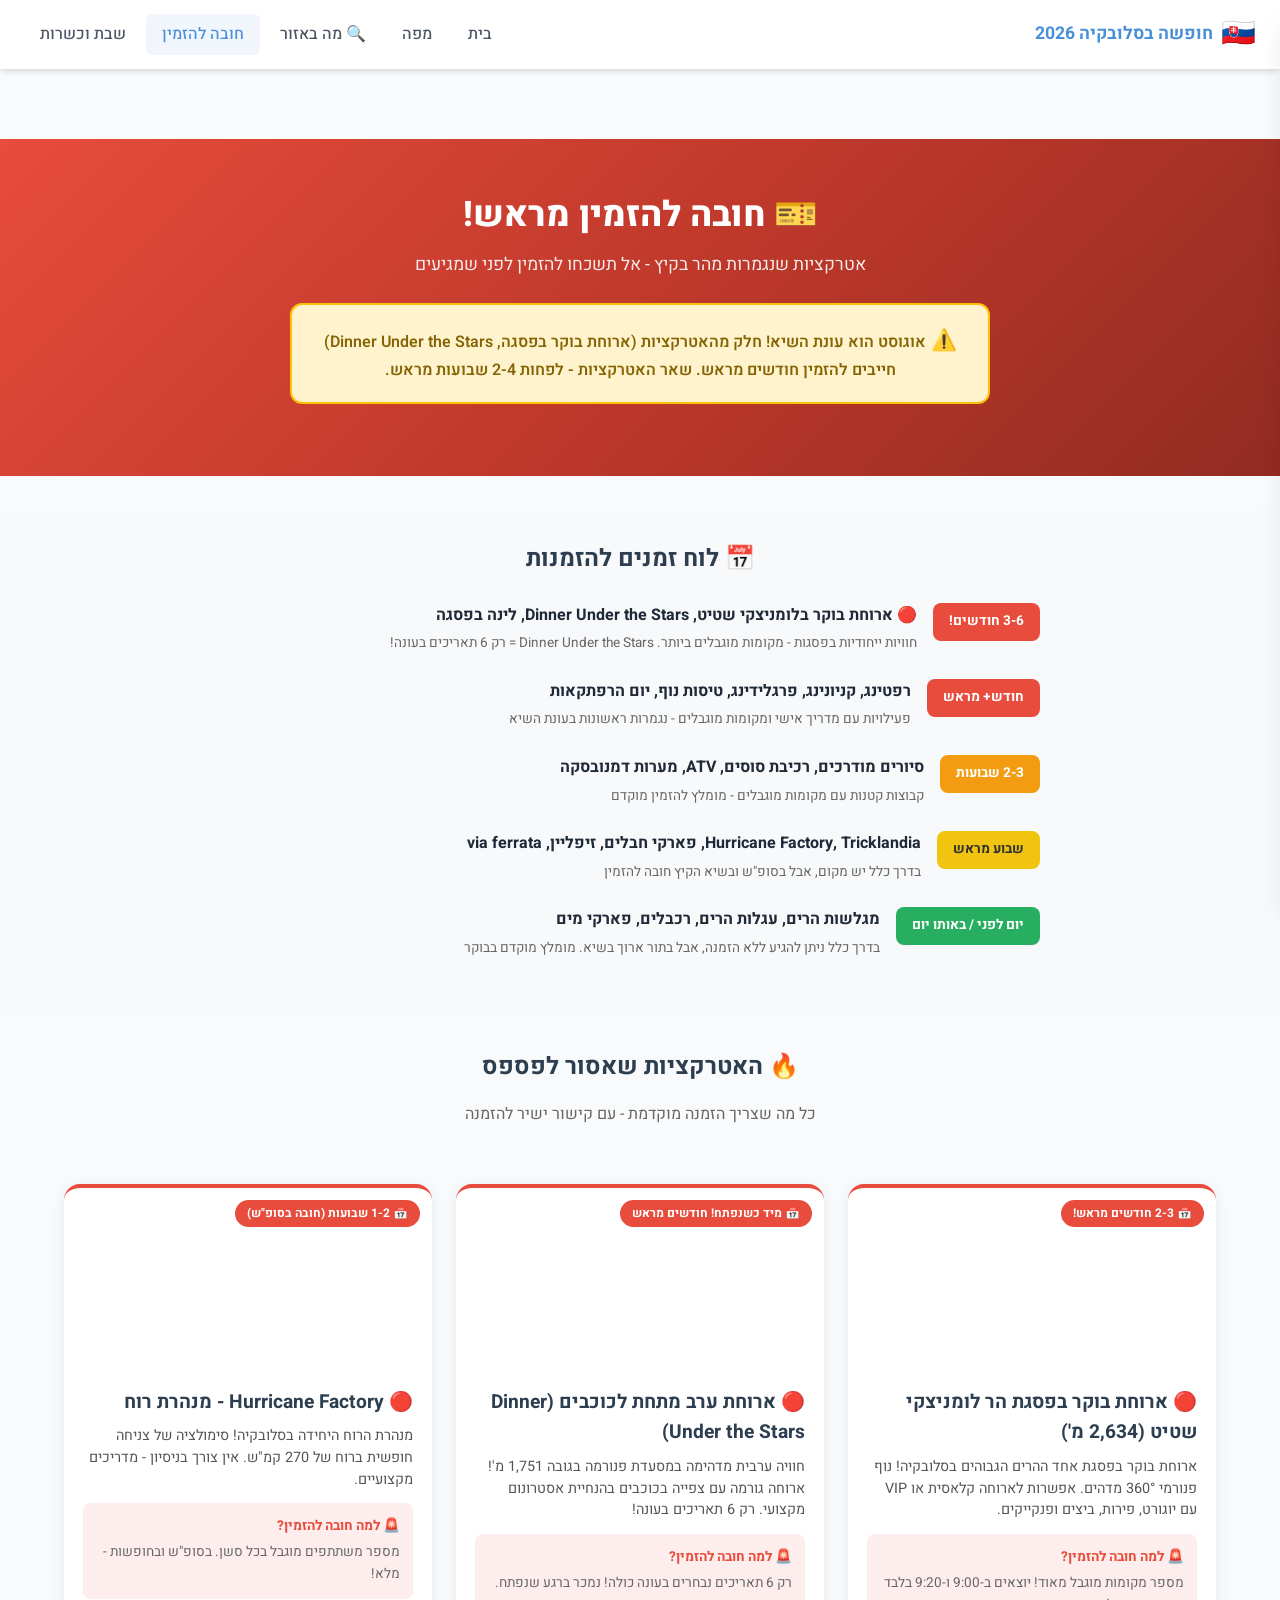
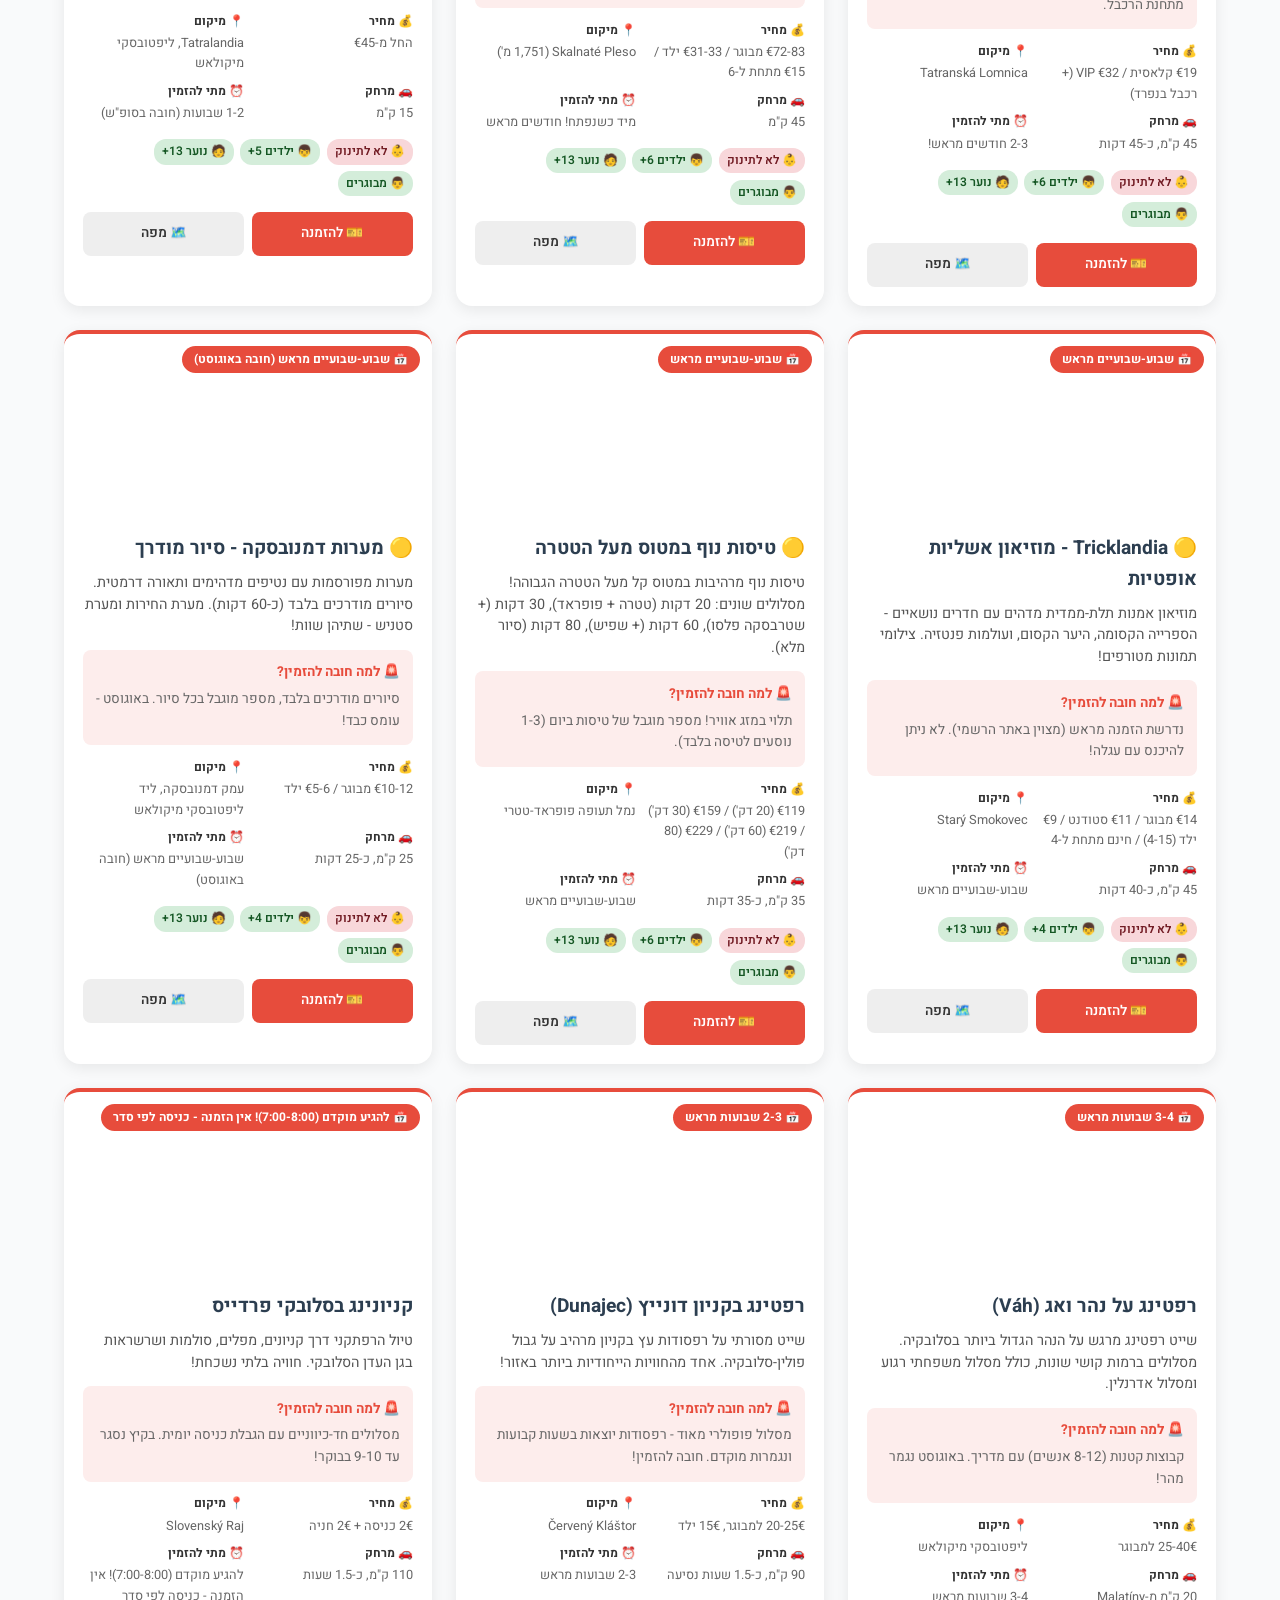
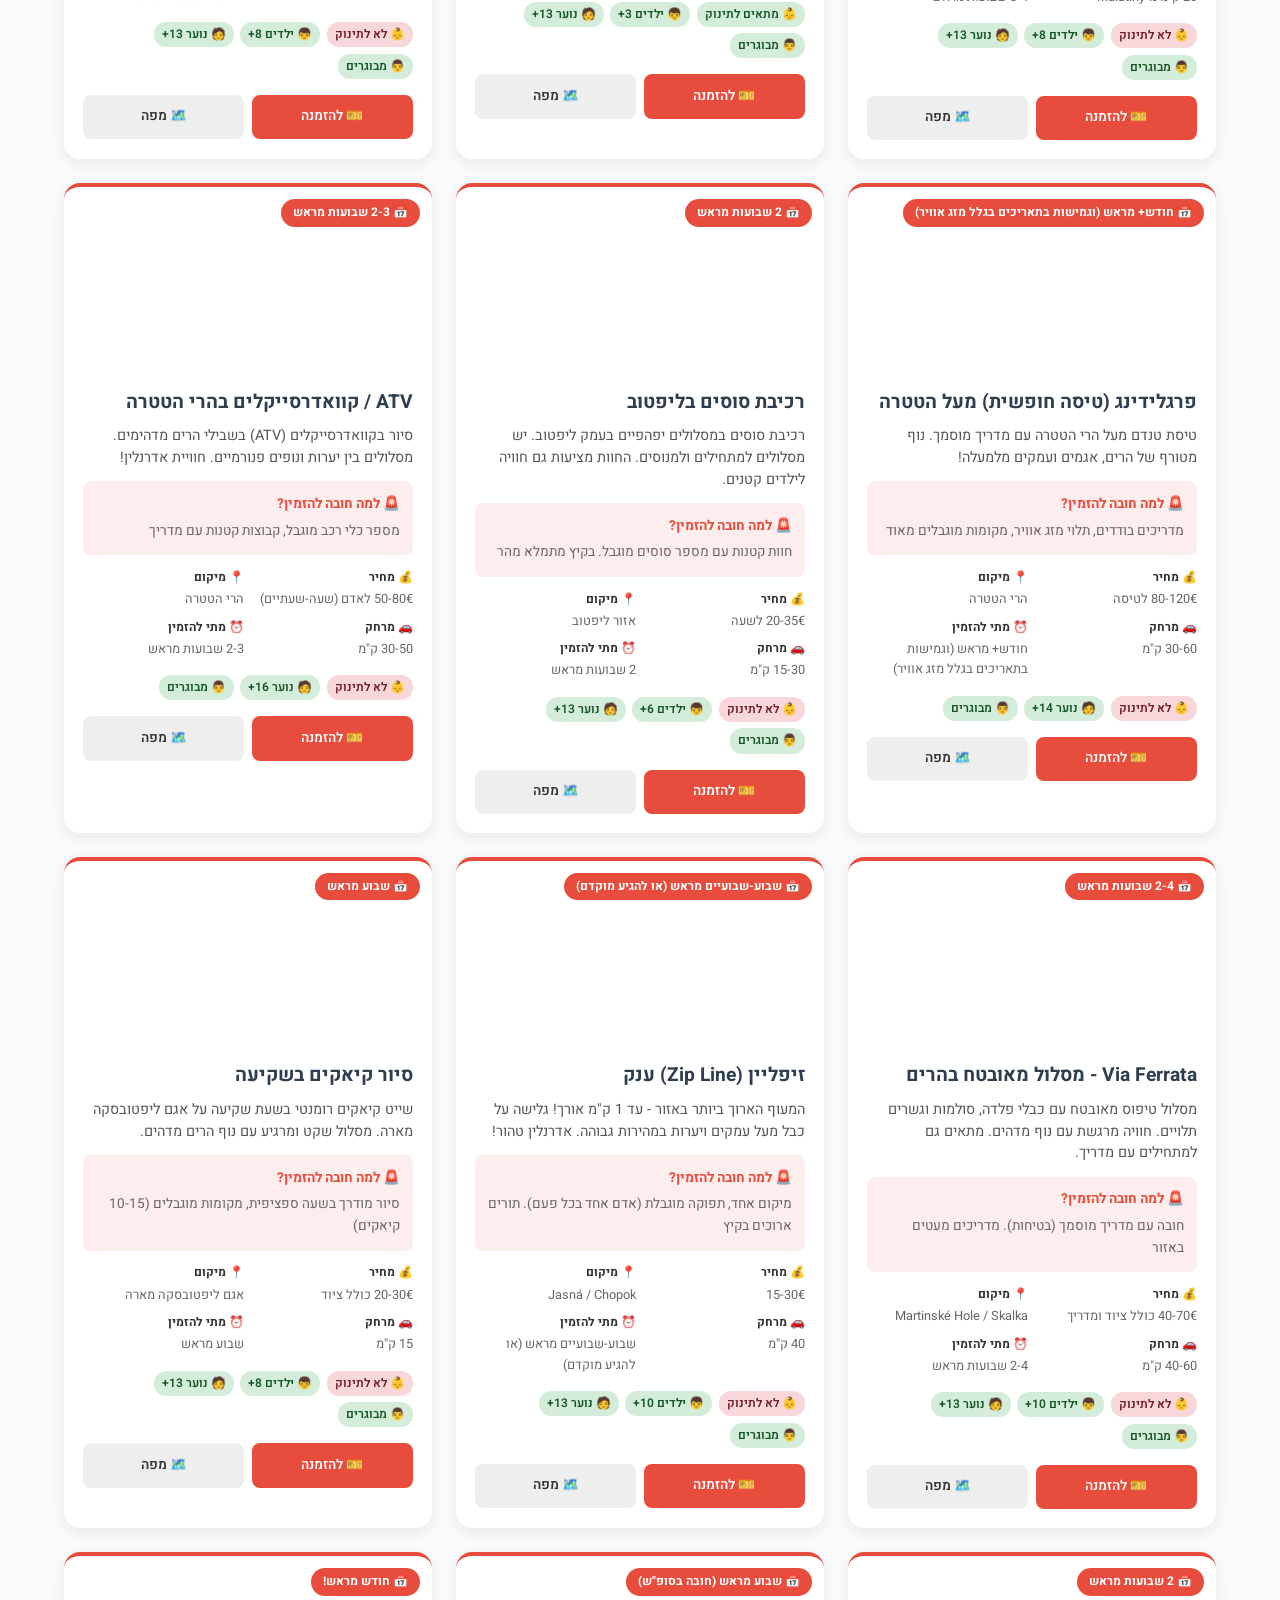
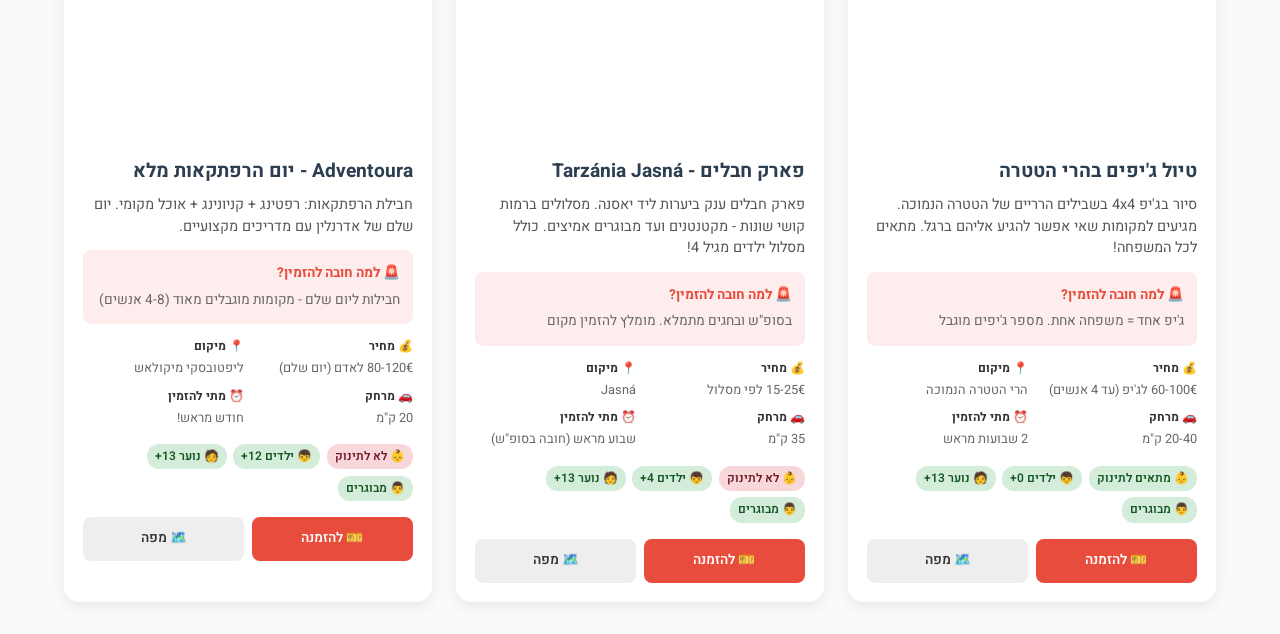
<file: must-book.html>
<!DOCTYPE html>
<html lang="he" dir="rtl">
<head>
  <meta charset="UTF-8">
  <meta name="viewport" content="width=device-width, initial-scale=1.0, viewport-fit=cover">
  <meta name="description" content="אטרקציות שחובה להזמין מראש - חופשה משפחתית בסלובקיה קיץ 2026">
  <meta name="theme-color" content="#E74C3C">
  <title>חובה להזמין מראש | חופשה בסלובקיה 2026</title>

  <link rel="preconnect" href="https://fonts.googleapis.com">
  <link rel="preconnect" href="https://fonts.gstatic.com" crossorigin>
  <link href="https://fonts.googleapis.com/css2?family=Heebo:wght@300;400;500;600;700;800&display=swap" rel="stylesheet">
  <link rel="stylesheet" href="css/style.css">

  <style>
    .must-book-hero {
      background: linear-gradient(135deg, #E74C3C 0%, #C0392B 50%, #922B21 100%);
      color: white;
      padding: 3rem 1.5rem;
      text-align: center;
      margin-top: 70px;
    }

    .must-book-hero h1 {
      font-size: 2.2rem;
      font-weight: 800;
      margin-bottom: 0.5rem;
    }

    .must-book-hero p {
      font-size: 1.1rem;
      opacity: 0.9;
      max-width: 600px;
      margin: 0 auto;
    }

    .must-book-warning {
      background: #FFF3CD;
      border: 2px solid #FFC107;
      border-radius: 12px;
      padding: 1.2rem 1.5rem;
      margin: 1.5rem auto;
      max-width: 700px;
      text-align: center;
      font-weight: 600;
      color: #856404;
    }

    .must-book-warning::before {
      content: "⚠️ ";
      font-size: 1.3rem;
    }

    .booking-grid {
      display: grid;
      grid-template-columns: repeat(auto-fill, minmax(320px, 1fr));
      gap: 1.5rem;
      padding: 2rem 1.5rem;
      max-width: 1200px;
      margin: 0 auto;
    }

    .booking-card {
      background: white;
      border-radius: 16px;
      box-shadow: 0 4px 15px rgba(0,0,0,0.08);
      overflow: hidden;
      transition: transform 0.2s, box-shadow 0.2s;
      border-top: 4px solid #E74C3C;
    }

    .booking-card:hover {
      transform: translateY(-4px);
      box-shadow: 0 8px 25px rgba(0,0,0,0.12);
    }

    .booking-card-image {
      height: 180px;
      background-size: cover;
      background-position: center;
      position: relative;
    }

    .booking-card-urgency {
      position: absolute;
      top: 12px;
      right: 12px;
      background: #E74C3C;
      color: white;
      padding: 4px 12px;
      border-radius: 20px;
      font-size: 0.75rem;
      font-weight: 700;
    }

    .booking-card-body {
      padding: 1.2rem;
    }

    .booking-card-title {
      font-size: 1.2rem;
      font-weight: 700;
      color: #2C3E50;
      margin-bottom: 0.5rem;
    }

    .booking-card-desc {
      color: #555;
      font-size: 0.9rem;
      line-height: 1.5;
      margin-bottom: 0.8rem;
    }

    .booking-card-reason {
      background: #FDEDEC;
      border-radius: 8px;
      padding: 0.8rem;
      margin-bottom: 0.8rem;
    }

    .booking-card-reason-title {
      font-weight: 700;
      color: #E74C3C;
      font-size: 0.85rem;
      margin-bottom: 0.3rem;
    }

    .booking-card-reason-text {
      font-size: 0.85rem;
      color: #666;
    }

    .booking-card-details {
      display: grid;
      grid-template-columns: 1fr 1fr;
      gap: 0.5rem;
      margin-bottom: 1rem;
    }

    .booking-detail {
      font-size: 0.8rem;
      color: #666;
    }

    .booking-detail strong {
      color: #333;
      display: block;
      font-size: 0.75rem;
      text-transform: uppercase;
      margin-bottom: 2px;
    }

    .booking-card-ages {
      display: flex;
      flex-wrap: wrap;
      gap: 0.4rem;
      margin-bottom: 1rem;
    }

    .booking-age-badge {
      font-size: 0.75rem;
      padding: 3px 8px;
      border-radius: 12px;
      font-weight: 600;
    }

    .booking-age-badge.yes {
      background: #D4EDDA;
      color: #155724;
    }

    .booking-age-badge.no {
      background: #F8D7DA;
      color: #721C24;
    }

    .booking-card-actions {
      display: flex;
      gap: 0.5rem;
    }

    .booking-btn {
      flex: 1;
      padding: 0.7rem 1rem;
      border: none;
      border-radius: 8px;
      font-weight: 600;
      font-size: 0.85rem;
      cursor: pointer;
      text-align: center;
      text-decoration: none;
      transition: all 0.2s;
      font-family: 'Heebo', sans-serif;
    }

    .booking-btn-primary {
      background: #E74C3C;
      color: white;
    }

    .booking-btn-primary:hover {
      background: #C0392B;
    }

    .booking-btn-secondary {
      background: #EEE;
      color: #333;
    }

    .booking-btn-secondary:hover {
      background: #DDD;
    }

    .booking-timeline {
      background: #F8F9FA;
      padding: 2rem 1.5rem;
      margin: 2rem 0;
    }

    .booking-timeline-inner {
      max-width: 800px;
      margin: 0 auto;
    }

    .booking-timeline h2 {
      text-align: center;
      font-size: 1.5rem;
      margin-bottom: 1.5rem;
      color: #2C3E50;
    }

    .timeline-item {
      display: flex;
      gap: 1rem;
      margin-bottom: 1.5rem;
      align-items: flex-start;
    }

    .timeline-badge {
      min-width: 100px;
      background: #E74C3C;
      color: white;
      padding: 0.5rem 1rem;
      border-radius: 8px;
      text-align: center;
      font-weight: 700;
      font-size: 0.85rem;
    }

    .timeline-badge.orange {
      background: #F39C12;
    }

    .timeline-badge.yellow {
      background: #F1C40F;
      color: #333;
    }

    .timeline-badge.green {
      background: #27AE60;
    }

    .timeline-content {
      flex: 1;
    }

    .timeline-content h4 {
      font-size: 1rem;
      margin-bottom: 0.3rem;
    }

    .timeline-content p {
      font-size: 0.85rem;
      color: #666;
    }

    .section-title {
      text-align: center;
      font-size: 1.5rem;
      font-weight: 700;
      margin: 2rem 0 1rem;
      color: #2C3E50;
    }

    .section-subtitle {
      text-align: center;
      font-size: 1rem;
      color: #666;
      margin-bottom: 1.5rem;
    }

    @media (max-width: 768px) {
      .must-book-hero h1 {
        font-size: 1.6rem;
      }
      .booking-grid {
        grid-template-columns: 1fr;
        padding: 1rem;
      }
      .booking-card-details {
        grid-template-columns: 1fr;
      }
      .timeline-item {
        flex-direction: column;
      }
      .timeline-badge {
        min-width: auto;
      }
    }
  </style>
</head>
<body>

  <!-- Header -->
  <header class="header">
    <div class="header-inner">
      <a href="index.html" class="logo">
        <span class="logo-icon">&#x1F1F8;&#x1F1F0;</span>
        <span class="logo-text">חופשה בסלובקיה 2026</span>
      </a>
      <nav class="nav-desktop">
        <a href="index.html">בית</a>
        <a href="map.html">מפה</a>
        <a href="explore.html">🔍 מה באזור</a>
        <a href="must-book.html" class="active">חובה להזמין</a>
        <a href="shabbat.html">שבת וכשרות</a>
      </nav>
      <button class="hamburger" id="hamburger-btn" aria-label="תפריט">
        <span></span><span></span><span></span>
      </button>
    </div>
  </header>

  <!-- Mobile Nav -->
  <div class="nav-overlay" id="nav-overlay"></div>
  <nav class="nav-mobile" id="nav-mobile">
    <button class="nav-mobile-close" id="nav-mobile-close" aria-label="סגור תפריט">&times;</button>
    <a href="index.html">בית</a>
    <a href="map.html">מפה</a>
    <a href="explore.html">🔍 מה באזור</a>
    <a href="must-book.html" class="active">חובה להזמין מראש</a>
    <a href="areas/high-tatras.html">הרי הטטרה</a>
    <a href="areas/bratislava.html">ברטיסלבה</a>
    <a href="areas/vienna.html">וינה</a>
    <a href="areas/budapest.html">בודפשט</a>
    <a href="categories/water-sports.html">ספורט מים</a>
    <a href="categories/adventure.html">הרפתקאות</a>
    <a href="shabbat.html">שבת וכשרות</a>
  </nav>

  <!-- Hero -->
  <section class="must-book-hero">
    <h1>🎫 חובה להזמין מראש!</h1>
    <p>אטרקציות שנגמרות מהר בקיץ - אל תשכחו להזמין לפני שמגיעים</p>
    <div class="must-book-warning">
      אוגוסט הוא עונת השיא! חלק מהאטרקציות (ארוחת בוקר בפסגה, Dinner Under the Stars) חייבים להזמין חודשים מראש. שאר האטרקציות - לפחות 2-4 שבועות מראש.
    </div>
  </section>

  <!-- Timeline Section -->
  <section class="booking-timeline">
    <div class="booking-timeline-inner">
      <h2>📅 לוח זמנים להזמנות</h2>

      <div class="timeline-item">
        <div class="timeline-badge">3-6 חודשים!</div>
        <div class="timeline-content">
          <h4>🔴 ארוחת בוקר בלומניצקי שטיט, Dinner Under the Stars, לינה בפסגה</h4>
          <p>חוויות ייחודיות בפסגות - מקומות מוגבלים ביותר. Dinner Under the Stars = רק 6 תאריכים בעונה!</p>
        </div>
      </div>

      <div class="timeline-item">
        <div class="timeline-badge">חודש+ מראש</div>
        <div class="timeline-content">
          <h4>רפטינג, קניונינג, פרגלידינג, טיסות נוף, יום הרפתקאות</h4>
          <p>פעילויות עם מדריך אישי ומקומות מוגבלים - נגמרות ראשונות בעונת השיא</p>
        </div>
      </div>

      <div class="timeline-item">
        <div class="timeline-badge orange">2-3 שבועות</div>
        <div class="timeline-content">
          <h4>סיורים מודרכים, רכיבת סוסים, ATV, מערות דמנובסקה</h4>
          <p>קבוצות קטנות עם מקומות מוגבלים - מומלץ להזמין מוקדם</p>
        </div>
      </div>

      <div class="timeline-item">
        <div class="timeline-badge yellow">שבוע מראש</div>
        <div class="timeline-content">
          <h4>Hurricane Factory, Tricklandia, פארקי חבלים, זיפליין, via ferrata</h4>
          <p>בדרך כלל יש מקום, אבל בסופ"ש ובשיא הקיץ חובה להזמין</p>
        </div>
      </div>

      <div class="timeline-item">
        <div class="timeline-badge green">יום לפני / באותו יום</div>
        <div class="timeline-content">
          <h4>מגלשות הרים, עגלות הרים, רכבלים, פארקי מים</h4>
          <p>בדרך כלל ניתן להגיע ללא הזמנה, אבל בתור ארוך בשיא. מומלץ מוקדם בבוקר</p>
        </div>
      </div>
    </div>
  </section>

  <!-- Must Book Attractions -->
  <h2 class="section-title">🔥 האטרקציות שאסור לפספס</h2>
  <p class="section-subtitle">כל מה שצריך הזמנה מוקדמת - עם קישור ישיר להזמנה</p>

  <div class="booking-grid" id="booking-grid">
    <!-- Cards will be populated by JS -->
  </div>

  <!-- Bottom Nav (Mobile) -->
  <nav class="bottom-nav">
    <a href="index.html" class="bottom-nav-item" data-target="home">
      <span class="bottom-nav-icon">🏠</span>
      <span class="bottom-nav-label">בית</span>
    </a>
    <a href="map.html" class="bottom-nav-item" data-target="map">
      <span class="bottom-nav-icon">🗺️</span>
      <span class="bottom-nav-label">מפה</span>
    </a>
    <a href="must-book.html" class="bottom-nav-item active" data-target="book">
      <span class="bottom-nav-icon">🎫</span>
      <span class="bottom-nav-label">הזמנות</span>
    </a>
    <a href="shabbat.html" class="bottom-nav-item" data-target="shabbat">
      <span class="bottom-nav-icon">✡️</span>
      <span class="bottom-nav-label">שבת</span>
    </a>
  </nav>

  <script>
    // Must-book attractions data
    const mustBookAttractions = [
      {
        name: "🔴 ארוחת בוקר בפסגת הר לומניצקי שטיט (2,634 מ')",
        description: "ארוחת בוקר בפסגת אחד ההרים הגבוהים בסלובקיה! נוף פנורמי 360° מדהים. אפשרות לארוחה קלאסית או VIP עם יוגורט, פירות, ביצים ופנקייקים.",
        image: "https://upload.wikimedia.org/wikipedia/commons/thumb/a/a9/Lomnicky_stit_z_Hrebienka.jpg/1280px-Lomnicky_stit_z_Hrebienka.jpg",
        reason: "מספר מקומות מוגבל מאוד! יוצאים ב-9:00 ו-9:20 בלבד מתחנת הרכבל.",
        bookAhead: "2-3 חודשים מראש!",
        price: "€19 קלאסית / €32 VIP (+ רכבל בנפרד)",
        ages: {baby: false, kids: "6+", teens: true, adults: true},
        website: "https://www.vt.sk",
        phone: "+421 903 112 200",
        email: "info@vt.sk",
        location: "Tatranská Lomnica",
        distance: "45 ק\"מ, כ-45 דקות"
      },
      {
        name: "🔴 ארוחת ערב מתחת לכוכבים (Dinner Under the Stars)",
        description: "חוויה ערבית מדהימה במסעדת פנורמה בגובה 1,751 מ'! ארוחה גורמה עם צפייה בכוכבים בהנחיית אסטרונום מקצועי. רק 6 תאריכים בעונה!",
        image: "https://upload.wikimedia.org/wikipedia/commons/thumb/a/a9/Lomnicky_stit_z_Hrebienka.jpg/1280px-Lomnicky_stit_z_Hrebienka.jpg",
        reason: "רק 6 תאריכים נבחרים בעונה כולה! נמכר ברגע שנפתח.",
        bookAhead: "מיד כשנפתח! חודשים מראש",
        price: "€72-83 מבוגר / €31-33 ילד / €15 מתחת ל-6",
        ages: {baby: false, kids: "6+", teens: true, adults: true},
        website: "https://www.gopass.travel/en/summer",
        phone: "0850 122 155",
        location: "Skalnaté Pleso (1,751 מ')",
        distance: "45 ק\"מ"
      },
      {
        name: "🔴 Hurricane Factory - מנהרת רוח",
        description: "מנהרת הרוח היחידה בסלובקיה! סימולציה של צניחה חופשית ברוח של 270 קמ\"ש. אין צורך בניסיון - מדריכים מקצועיים.",
        image: "https://upload.wikimedia.org/wikipedia/commons/thumb/5/5a/Tatralandia%2C_aqu%C3%A1tica.jpg/1280px-Tatralandia%2C_aqu%C3%A1tica.jpg",
        reason: "מספר משתתפים מוגבל בכל סשן. בסופ\"ש ובחופשות - מלא!",
        bookAhead: "1-2 שבועות (חובה בסופ\"ש)",
        price: "החל מ-€45",
        ages: {baby: false, kids: "5+", teens: true, adults: true},
        website: "https://hurricanefactory.sk/",
        phone: "+421 903 544 331",
        email: "recepcia@hurricanefactory.com",
        location: "Tatralandia, ליפטובסקי מיקולאש",
        distance: "15 ק\"מ"
      },
      {
        name: "🟡 Tricklandia - מוזיאון אשליות אופטיות",
        description: "מוזיאון אמנות תלת-ממדית מדהים עם חדרים נושאיים - הספרייה הקסומה, היער הקסום, ועולמות פנטזיה. צילומי תמונות מטורפים!",
        image: "https://upload.wikimedia.org/wikipedia/commons/thumb/e/e3/Star%C3%BD_Smokovec2.jpg/1280px-Star%C3%BD_Smokovec2.jpg",
        reason: "נדרשת הזמנה מראש (מצוין באתר הרשמי). לא ניתן להיכנס עם עגלה!",
        bookAhead: "שבוע-שבועיים מראש",
        price: "€14 מבוגר / €11 סטודנט / €9 ילד (4-15) / חינם מתחת ל-4",
        ages: {baby: false, kids: "4+", teens: true, adults: true},
        website: "http://www.tricklandia.sk/en/booking/",
        phone: "0911 733 840",
        email: "info@tricklandia.sk",
        location: "Starý Smokovec",
        distance: "45 ק\"מ, כ-40 דקות"
      },
      {
        name: "🟡 טיסות נוף במטוס מעל הטטרה",
        description: "טיסות נוף מרהיבות במטוס קל מעל הטטרה הגבוהה! מסלולים שונים: 20 דקות (טטרה + פופראד), 30 דקות (+ שטרבסקה פלסו), 60 דקות (+ שפיש), 80 דקות (סיור מלא).",
        image: "https://upload.wikimedia.org/wikipedia/commons/thumb/8/84/Tatra_mountains_western_carpathians.jpg/1280px-Tatra_mountains_western_carpathians.jpg",
        reason: "תלוי במזג אוויר! מספר מוגבל של טיסות ביום (1-3 נוסעים לטיסה בלבד).",
        bookAhead: "שבוע-שבועיים מראש",
        price: "€119 (20 דק') / €159 (30 דק') / €219 (60 דק') / €229 (80 דק')",
        ages: {baby: false, kids: "6+", teens: true, adults: true},
        website: "https://www.flytatras.sk/booking",
        phone: "+421 918 108 501",
        email: "fly@flytatras.sk",
        location: "נמל תעופה פופראד-טטרי",
        distance: "35 ק\"מ, כ-35 דקות"
      },
      {
        name: "🟡 מערות דמנובסקה - סיור מודרך",
        description: "מערות מפורסמות עם נטיפים מדהימים ותאורה דרמטית. סיורים מודרכים בלבד (כ-60 דקות). מערת החירות ומערת סטניש - שתיהן שוות!",
        image: "https://upload.wikimedia.org/wikipedia/commons/thumb/5/5e/Dem%C3%A4novsk%C3%A1_jasky%C5%88a_slobody_01.jpg/1280px-Dem%C3%A4novsk%C3%A1_jasky%C5%88a_slobody_01.jpg",
        reason: "סיורים מודרכים בלבד, מספר מוגבל בכל סיור. באוגוסט - עומס כבד!",
        bookAhead: "שבוע-שבועיים מראש (חובה באוגוסט)",
        price: "€10-12 מבוגר / €5-6 ילד",
        ages: {baby: false, kids: "4+", teens: true, adults: true},
        website: "https://www.ssj.sk",
        phone: "+421 44 559 16 73",
        location: "עמק דמנובסקה, ליד ליפטובסקי מיקולאש",
        distance: "25 ק\"מ, כ-25 דקות"
      },
      {
        name: "רפטינג על נהר ואג (Váh)",
        description: "שייט רפטינג מרגש על הנהר הגדול ביותר בסלובקיה. מסלולים ברמות קושי שונות, כולל מסלול משפחתי רגוע ומסלול אדרנלין.",
        image: "https://upload.wikimedia.org/wikipedia/commons/thumb/6/6f/V%C3%A1h_river_in_Liptov.jpg/1280px-V%C3%A1h_river_in_Liptov.jpg",
        reason: "קבוצות קטנות (8-12 אנשים) עם מדריך. באוגוסט נגמר מהר!",
        bookAhead: "3-4 שבועות מראש",
        price: "25-40€ למבוגר",
        ages: {baby: false, kids: "8+", teens: true, adults: true},
        website: "https://www.adventoura.eu/en/rafting",
        phone: "+421 911-305-961",
        location: "ליפטובסקי מיקולאש",
        distance: "20 ק\"מ מ-Malatíny"
      },
      {
        name: "רפטינג בקניון דונייץ (Dunajec)",
        description: "שייט מסורתי על רפסודות עץ בקניון מרהיב על גבול פולין-סלובקיה. אחד מהחוויות הייחודיות ביותר באזור!",
        image: "https://upload.wikimedia.org/wikipedia/commons/thumb/e/e0/Dunajec_pltnici.jpg/1280px-Dunajec_pltnici.jpg",
        reason: "מסלול פופולרי מאוד - רפסודות יוצאות בשעות קבועות ונגמרות מוקדם. חובה להזמין!",
        bookAhead: "2-3 שבועות מראש",
        price: "20-25€ למבוגר, 15€ ילד",
        ages: {baby: true, kids: "3+", teens: true, adults: true},
        website: "https://www.pltnictvo.sk",
        location: "Červený Kláštor",
        distance: "90 ק\"מ, כ-1.5 שעות נסיעה"
      },
      {
        name: "קניונינג בסלובקי פרדייס",
        description: "טיול הרפתקני דרך קניונים, מפלים, סולמות ושרשראות בגן העדן הסלובקי. חוויה בלתי נשכחת!",
        image: "https://upload.wikimedia.org/wikipedia/commons/thumb/4/46/Slovak_Paradise_Sucha_Bela.jpg/800px-Slovak_Paradise_Sucha_Bela.jpg",
        reason: "מסלולים חד-כיווניים עם הגבלת כניסה יומית. בקיץ נסגר עד 9-10 בבוקר!",
        bookAhead: "להגיע מוקדם (7:00-8:00)! אין הזמנה - כניסה לפי סדר",
        price: "2€ כניסה + 2€ חניה",
        ages: {baby: false, kids: "8+", teens: true, adults: true},
        website: "https://www.slovensky-raj.sk",
        location: "Slovenský Raj",
        distance: "110 ק\"מ, כ-1.5 שעות"
      },
      {
        name: "פרגלידינג (טיסה חופשית) מעל הטטרה",
        description: "טיסת טנדם מעל הרי הטטרה עם מדריך מוסמך. נוף מטורף של הרים, אגמים ועמקים מלמעלה!",
        image: "https://upload.wikimedia.org/wikipedia/commons/thumb/c/ce/Paragliding_Tatra_Mountains.jpg/1280px-Paragliding_Tatra_Mountains.jpg",
        reason: "מדריכים בודדים, תלוי מזג אוויר, מקומות מוגבלים מאוד",
        bookAhead: "חודש+ מראש (וגמישות בתאריכים בגלל מזג אוויר)",
        price: "80-120€ לטיסה",
        ages: {baby: false, kids: false, teens: "14+", adults: true},
        website: "https://www.flytatras.sk",
        location: "הרי הטטרה",
        distance: "30-60 ק\"מ"
      },
      {
        name: "רכיבת סוסים בליפטוב",
        description: "רכיבת סוסים במסלולים יפהפיים בעמק ליפטוב. יש מסלולים למתחילים ולמנוסים. החוות מציעות גם חוויה לילדים קטנים.",
        image: "https://upload.wikimedia.org/wikipedia/commons/thumb/a/a4/Liptov_landscape.jpg/1280px-Liptov_landscape.jpg",
        reason: "חוות קטנות עם מספר סוסים מוגבל. בקיץ מתמלא מהר",
        bookAhead: "2 שבועות מראש",
        price: "20-35€ לשעה",
        ages: {baby: false, kids: "6+", teens: true, adults: true},
        website: "https://www.visitliptov.sk/en/horse-riding",
        location: "אזור ליפטוב",
        distance: "15-30 ק\"מ"
      },
      {
        name: "ATV / קוואדרסייקלים בהרי הטטרה",
        description: "סיור בקוואדרסייקלים (ATV) בשבילי הרים מדהימים. מסלולים בין יערות ונופים פנורמיים. חוויית אדרנלין!",
        image: "https://upload.wikimedia.org/wikipedia/commons/thumb/b/b6/ATV_trail.jpg/1280px-ATV_trail.jpg",
        reason: "מספר כלי רכב מוגבל, קבוצות קטנות עם מדריך",
        bookAhead: "2-3 שבועות מראש",
        price: "50-80€ לאדם (שעה-שעתיים)",
        ages: {baby: false, kids: false, teens: "16+", adults: true},
        website: "https://www.tatrymotion.sk",
        location: "הרי הטטרה",
        distance: "30-50 ק\"מ"
      },
      {
        name: "Via Ferrata - מסלול מאובטח בהרים",
        description: "מסלול טיפוס מאובטח עם כבלי פלדה, סולמות וגשרים תלויים. חוויה מרגשת עם נוף מדהים. מתאים גם למתחילים עם מדריך.",
        image: "https://upload.wikimedia.org/wikipedia/commons/thumb/f/f7/Klettersteig.jpg/1280px-Klettersteig.jpg",
        reason: "חובה עם מדריך מוסמך (בטיחות). מדריכים מעטים באזור",
        bookAhead: "2-4 שבועות מראש",
        price: "40-70€ כולל ציוד ומדריך",
        ages: {baby: false, kids: "10+", teens: true, adults: true},
        website: "https://www.adventoura.eu/en/via-ferrata",
        location: "Martinské Hole / Skalka",
        distance: "40-60 ק\"מ"
      },
      {
        name: "זיפליין (Zip Line) ענק",
        description: "המעוף הארוך ביותר באזור - עד 1 ק\"מ אורך! גלישה על כבל מעל עמקים ויערות במהירות גבוהה. אדרנלין טהור!",
        image: "https://upload.wikimedia.org/wikipedia/commons/thumb/2/27/Zipline_adventure.jpg/1280px-Zipline_adventure.jpg",
        reason: "מיקום אחד, תפוקה מוגבלת (אדם אחד בכל פעם). תורים ארוכים בקיץ",
        bookAhead: "שבוע-שבועיים מראש (או להגיע מוקדם)",
        price: "15-30€",
        ages: {baby: false, kids: "10+", teens: true, adults: true},
        website: "https://www.jasna.sk/en/summer/zipline",
        location: "Jasná / Chopok",
        distance: "40 ק\"מ"
      },
      {
        name: "סיור קיאקים בשקיעה",
        description: "שייט קיאקים רומנטי בשעת שקיעה על אגם ליפטובסקה מארה. מסלול שקט ומרגיע עם נוף הרים מדהים.",
        image: "https://upload.wikimedia.org/wikipedia/commons/thumb/5/52/Liptovsk%C3%A1_Mara.jpg/1280px-Liptovsk%C3%A1_Mara.jpg",
        reason: "סיור מודרך בשעה ספציפית, מקומות מוגבלים (10-15 קיאקים)",
        bookAhead: "שבוע מראש",
        price: "20-30€ כולל ציוד",
        ages: {baby: false, kids: "8+", teens: true, adults: true},
        website: "https://www.visitliptov.sk",
        location: "אגם ליפטובסקה מארה",
        distance: "15 ק\"מ"
      },
      {
        name: "טיול ג'יפים בהרי הטטרה",
        description: "סיור בג'יפ 4x4 בשבילים הרריים של הטטרה הנמוכה. מגיעים למקומות שאי אפשר להגיע אליהם ברגל. מתאים לכל המשפחה!",
        image: "https://upload.wikimedia.org/wikipedia/commons/thumb/d/dc/Low_Tatras_panorama.jpg/1280px-Low_Tatras_panorama.jpg",
        reason: "ג'יפ אחד = משפחה אחת. מספר ג'יפים מוגבל",
        bookAhead: "2 שבועות מראש",
        price: "60-100€ לג'יפ (עד 4 אנשים)",
        ages: {baby: true, kids: "0+", teens: true, adults: true},
        website: "https://www.tatrymotion.sk",
        location: "הרי הטטרה הנמוכה",
        distance: "20-40 ק\"מ"
      },
      {
        name: "פארק חבלים - Tarzánia Jasná",
        description: "פארק חבלים ענק ביערות ליד יאסנה. מסלולים ברמות קושי שונות - מקטנטנים ועד מבוגרים אמיצים. כולל מסלול ילדים מגיל 4!",
        image: "https://upload.wikimedia.org/wikipedia/commons/thumb/8/8a/Rope_park.jpg/1280px-Rope_park.jpg",
        reason: "בסופ\"ש ובחגים מתמלא. מומלץ להזמין מקום",
        bookAhead: "שבוע מראש (חובה בסופ\"ש)",
        price: "15-25€ לפי מסלול",
        ages: {baby: false, kids: "4+", teens: true, adults: true},
        website: "https://www.jasna.sk/en/summer/rope-park",
        location: "Jasná",
        distance: "35 ק\"מ"
      },
      {
        name: "Adventoura - יום הרפתקאות מלא",
        description: "חבילת הרפתקאות: רפטינג + קניונינג + אוכל מקומי. יום שלם של אדרנלין עם מדריכים מקצועיים.",
        image: "https://upload.wikimedia.org/wikipedia/commons/thumb/5/5d/Canyoning_Slovakia.jpg/800px-Canyoning_Slovakia.jpg",
        reason: "חבילות ליום שלם - מקומות מוגבלים מאוד (4-8 אנשים)",
        bookAhead: "חודש מראש!",
        price: "80-120€ לאדם (יום שלם)",
        ages: {baby: false, kids: "12+", teens: true, adults: true},
        website: "https://www.adventoura.eu",
        location: "ליפטובסקי מיקולאש",
        distance: "20 ק\"מ"
      }
    ];

    function renderBookingCards() {
      const grid = document.getElementById('booking-grid');

      mustBookAttractions.forEach(function(attraction) {
        const card = document.createElement('div');
        card.className = 'booking-card';

        // Build ages badges
        let agesBadges = '';
        if (attraction.ages.baby) {
          agesBadges += '<span class="booking-age-badge yes">👶 מתאים לתינוק</span>';
        } else {
          agesBadges += '<span class="booking-age-badge no">👶 לא לתינוק</span>';
        }
        if (attraction.ages.kids) {
          agesBadges += '<span class="booking-age-badge yes">👦 ילדים ' + attraction.ages.kids + '</span>';
        }
        if (attraction.ages.teens) {
          const teensText = attraction.ages.teens === true ? '13+' : attraction.ages.teens;
          agesBadges += '<span class="booking-age-badge yes">🧑 נוער ' + teensText + '</span>';
        }
        if (attraction.ages.adults) {
          agesBadges += '<span class="booking-age-badge yes">👨 מבוגרים</span>';
        }

        card.innerHTML =
          '<div class="booking-card-image" style="background-image: url(\'' + attraction.image + '\')">' +
            '<span class="booking-card-urgency">📅 ' + attraction.bookAhead + '</span>' +
          '</div>' +
          '<div class="booking-card-body">' +
            '<h3 class="booking-card-title">' + attraction.name + '</h3>' +
            '<p class="booking-card-desc">' + attraction.description + '</p>' +
            '<div class="booking-card-reason">' +
              '<div class="booking-card-reason-title">🚨 למה חובה להזמין?</div>' +
              '<div class="booking-card-reason-text">' + attraction.reason + '</div>' +
            '</div>' +
            '<div class="booking-card-details">' +
              '<div class="booking-detail"><strong>💰 מחיר</strong>' + attraction.price + '</div>' +
              '<div class="booking-detail"><strong>📍 מיקום</strong>' + attraction.location + '</div>' +
              '<div class="booking-detail"><strong>🚗 מרחק</strong>' + attraction.distance + '</div>' +
              '<div class="booking-detail"><strong>⏰ מתי להזמין</strong>' + attraction.bookAhead + '</div>' +
            '</div>' +
            '<div class="booking-card-ages">' + agesBadges + '</div>' +
            '<div class="booking-card-actions">' +
              '<a href="' + attraction.website + '" target="_blank" class="booking-btn booking-btn-primary">🎫 להזמנה</a>' +
              '<a href="https://www.google.com/maps/search/' + encodeURIComponent(attraction.location + ' Slovakia') + '" target="_blank" class="booking-btn booking-btn-secondary">🗺️ מפה</a>' +
            '</div>' +
          '</div>';

        grid.appendChild(card);
      });
    }

    // Navigation (same logic as other pages)
    document.addEventListener('DOMContentLoaded', function() {
      renderBookingCards();

      // Hamburger menu
      const hamburger = document.getElementById('hamburger-btn');
      const navMobile = document.getElementById('nav-mobile');
      const navOverlay = document.getElementById('nav-overlay');
      const navClose = document.getElementById('nav-mobile-close');

      function openNav() {
        navMobile.classList.add('open');
        navOverlay.classList.add('visible');
        if (hamburger) hamburger.classList.add('active');
        document.body.style.overflow = 'hidden';
      }

      function closeNav() {
        navMobile.classList.remove('open');
        navOverlay.classList.remove('visible');
        if (hamburger) hamburger.classList.remove('active');
        document.body.style.overflow = '';
      }

      if (hamburger) {
        hamburger.addEventListener('click', openNav);
        hamburger.addEventListener('touchend', function(e) { e.preventDefault(); openNav(); });
      }

      if (navClose) navClose.addEventListener('click', closeNav);
      if (navOverlay) navOverlay.addEventListener('click', closeNav);
    });
  </script>

</body>
</html>
</file>
<file: css/style.css>
/* ===== Slovakia Family Trip - RTL Hebrew Static Site ===== */
/* Google Fonts - Heebo for Hebrew */
@import url('https://fonts.googleapis.com/css2?family=Heebo:wght@300;400;500;600;700;800&display=swap');

/* ===== CSS Variables ===== */
:root {
  --color-primary: #4A90D9;
  --color-primary-dark: #357ABD;
  --color-primary-light: #7BB3E8;
  --color-success: #5CB85C;
  --color-success-dark: #449D44;
  --color-warning: #F0AD4E;
  --color-warning-dark: #EC971F;
  --color-danger: #D9534F;
  --color-white: #FFFFFF;
  --color-gray-50: #F9FAFB;
  --color-gray-100: #F3F4F6;
  --color-gray-200: #E5E7EB;
  --color-gray-300: #D1D5DB;
  --color-gray-400: #9CA3AF;
  --color-gray-500: #6B7280;
  --color-gray-600: #4B5563;
  --color-gray-700: #374151;
  --color-gray-800: #1F2937;
  --color-gray-900: #111827;
  --shadow-sm: 0 1px 2px rgba(0, 0, 0, 0.05);
  --shadow-md: 0 4px 6px -1px rgba(0, 0, 0, 0.1), 0 2px 4px -1px rgba(0, 0, 0, 0.06);
  --shadow-lg: 0 10px 15px -3px rgba(0, 0, 0, 0.1), 0 4px 6px -2px rgba(0, 0, 0, 0.05);
  --shadow-xl: 0 20px 25px -5px rgba(0, 0, 0, 0.1), 0 10px 10px -5px rgba(0, 0, 0, 0.04);
  --radius-sm: 6px;
  --radius-md: 10px;
  --radius-lg: 16px;
  --radius-xl: 24px;
  --transition: all 0.3s cubic-bezier(0.4, 0, 0.2, 1);
  --font-family: 'Heebo', sans-serif;
}

/* ===== Reset & Base ===== */
*,
*::before,
*::after {
  box-sizing: border-box;
  margin: 0;
  padding: 0;
}

html {
  direction: rtl;
  scroll-behavior: smooth;
  font-size: 16px;
}

body {
  font-family: var(--font-family);
  background-color: var(--color-gray-50);
  color: var(--color-gray-800);
  line-height: 1.6;
  min-height: 100vh;
  overflow-x: hidden;
  -webkit-font-smoothing: antialiased;
}

a {
  text-decoration: none;
  color: inherit;
}

img {
  max-width: 100%;
  height: auto;
  display: block;
}

/* Fix: Leaflet map tiles must not be affected by global img rules */
.leaflet-container img {
  max-width: none !important;
  height: auto;
  display: inline;
}
.leaflet-tile {
  width: 256px !important;
  height: 256px !important;
}

button {
  cursor: pointer;
  border: none;
  background: none;
  font-family: inherit;
  font-size: inherit;
}

ul, ol {
  list-style: none;
}

/* ===== Header & Navigation ===== */
.header {
  background: var(--color-white);
  box-shadow: var(--shadow-md);
  position: sticky;
  top: 0;
  z-index: 1000;
  transition: var(--transition);
}

.header-inner {
  max-width: 1400px;
  margin: 0 auto;
  padding: 0.75rem 1.5rem;
  display: flex;
  align-items: center;
  justify-content: space-between;
}

.logo {
  display: flex;
  align-items: center;
  gap: 0.5rem;
}

.logo-icon {
  font-size: 1.75rem;
}

.logo-text {
  font-size: 1.1rem;
  font-weight: 700;
  color: var(--color-primary);
}

.nav-desktop {
  display: none;
}

.nav-desktop a {
  padding: 0.5rem 1rem;
  border-radius: var(--radius-sm);
  font-weight: 500;
  color: var(--color-gray-600);
  transition: var(--transition);
}

.nav-desktop a:hover,
.nav-desktop a.active {
  color: var(--color-primary);
  background-color: rgba(74, 144, 217, 0.08);
}

.hamburger {
  display: flex;
  flex-direction: column;
  align-items: center;
  justify-content: center;
  gap: 5px;
  padding: 10px;
  min-width: 44px;
  min-height: 44px;
  border-radius: var(--radius-sm);
  transition: var(--transition);
  cursor: pointer;
  -webkit-tap-highlight-color: rgba(0,0,0,0.1);
  position: relative;
  z-index: 1001;
}

.hamburger:hover {
  background-color: var(--color-gray-100);
}

.hamburger span {
  display: block;
  width: 24px;
  height: 2.5px;
  background-color: var(--color-gray-700);
  border-radius: 2px;
  transition: var(--transition);
}

.hamburger.active span:nth-child(1) {
  transform: rotate(45deg) translate(5px, 5px);
}

.hamburger.active span:nth-child(2) {
  opacity: 0;
}

.hamburger.active span:nth-child(3) {
  transform: rotate(-45deg) translate(5px, -5px);
}

/* Mobile Navigation */
.nav-mobile {
  position: fixed;
  top: 0;
  right: 0;
  width: 280px;
  height: 100vh;
  background: var(--color-white);
  box-shadow: var(--shadow-xl);
  z-index: 2000;
  transform: translateX(100%);
  transition: transform 0.35s cubic-bezier(0.4, 0, 0.2, 1);
  padding: 2rem 1.5rem;
  display: flex;
  flex-direction: column;
  gap: 0.5rem;
}

.nav-mobile.open {
  transform: translateX(0);
}

.nav-mobile-close {
  align-self: flex-start;
  font-size: 1.5rem;
  padding: 0.5rem;
  margin-bottom: 1rem;
  color: var(--color-gray-500);
}

.nav-mobile a {
  display: block;
  padding: 0.85rem 1rem;
  border-radius: var(--radius-sm);
  font-weight: 500;
  font-size: 1.05rem;
  color: var(--color-gray-700);
  transition: var(--transition);
}

.nav-mobile a:hover,
.nav-mobile a.active {
  background-color: rgba(74, 144, 217, 0.08);
  color: var(--color-primary);
}

.nav-overlay {
  position: fixed;
  inset: 0;
  background: rgba(0, 0, 0, 0.4);
  z-index: 1500;
  opacity: 0;
  pointer-events: none;
  transition: opacity 0.3s;
}

.nav-overlay.visible {
  opacity: 1;
  pointer-events: all;
}

/* ===== Hero Section ===== */
.hero {
  background: linear-gradient(135deg, var(--color-primary) 0%, var(--color-primary-dark) 50%, #2C5F9E 100%);
  color: var(--color-white);
  padding: 3rem 1.5rem 2.5rem;
  text-align: center;
  position: relative;
  overflow: hidden;
}

.hero::before {
  content: '';
  position: absolute;
  top: -50%;
  left: -50%;
  width: 200%;
  height: 200%;
  background: radial-gradient(ellipse at center, rgba(255,255,255,0.1) 0%, transparent 70%);
  animation: heroShimmer 15s infinite linear;
}

@keyframes heroShimmer {
  from { transform: rotate(0deg); }
  to { transform: rotate(360deg); }
}

.hero-content {
  position: relative;
  z-index: 1;
  max-width: 800px;
  margin: 0 auto;
}

.hero h1 {
  font-size: 1.75rem;
  font-weight: 800;
  margin-bottom: 0.5rem;
  line-height: 1.3;
}

.hero p {
  font-size: 1rem;
  opacity: 0.9;
  font-weight: 300;
}

.hero-stats {
  display: flex;
  justify-content: center;
  gap: 2rem;
  margin-top: 1.5rem;
  flex-wrap: wrap;
}

.hero-stat {
  text-align: center;
}

.hero-stat-number {
  font-size: 1.75rem;
  font-weight: 700;
  display: block;
}

.hero-stat-label {
  font-size: 0.8rem;
  opacity: 0.85;
  font-weight: 300;
}

/* ===== Search Section ===== */
.search-section {
  max-width: 1400px;
  margin: 0 auto;
  padding: 1.5rem;
  position: relative;
  z-index: 10;
  margin-top: -1.5rem;
}

.search-container {
  background: var(--color-white);
  border-radius: var(--radius-lg);
  box-shadow: var(--shadow-lg);
  padding: 1.25rem;
}

.search-input-wrapper {
  position: relative;
  margin-bottom: 1rem;
}

.search-input-wrapper .search-icon {
  position: absolute;
  right: 1rem;
  top: 50%;
  transform: translateY(-50%);
  color: var(--color-gray-400);
  font-size: 1.2rem;
  pointer-events: none;
}

.search-input {
  width: 100%;
  padding: 0.9rem 3rem 0.9rem 1rem;
  border: 2px solid var(--color-gray-200);
  border-radius: var(--radius-md);
  font-size: 1rem;
  font-family: var(--font-family);
  direction: rtl;
  transition: var(--transition);
  background: var(--color-gray-50);
}

.search-input:focus {
  outline: none;
  border-color: var(--color-primary);
  background: var(--color-white);
  box-shadow: 0 0 0 3px rgba(74, 144, 217, 0.15);
}

.search-input::placeholder {
  color: var(--color-gray-400);
}

/* ===== Filters ===== */
.filters-section {
  display: flex;
  flex-direction: column;
  gap: 0.75rem;
}

.filter-row {
  display: flex;
  flex-wrap: wrap;
  gap: 0.5rem;
  align-items: center;
}

.filter-label {
  font-size: 0.85rem;
  font-weight: 600;
  color: var(--color-gray-600);
  white-space: nowrap;
  min-width: fit-content;
}

.filter-chips {
  display: flex;
  flex-wrap: wrap;
  gap: 0.4rem;
}

.filter-chip {
  padding: 0.4rem 0.85rem;
  border-radius: var(--radius-xl);
  font-size: 0.8rem;
  font-weight: 500;
  background: var(--color-gray-100);
  color: var(--color-gray-600);
  border: 1.5px solid var(--color-gray-200);
  transition: var(--transition);
  white-space: nowrap;
  cursor: pointer;
}

.filter-chip:hover {
  background: rgba(74, 144, 217, 0.08);
  border-color: var(--color-primary-light);
  color: var(--color-primary);
}

.filter-chip.active {
  background: var(--color-primary);
  color: var(--color-white);
  border-color: var(--color-primary);
}

.filter-chip.active:hover {
  background: var(--color-primary-dark);
}

/* Category chip colors */
.filter-chip[data-category="nature"].active {
  background: var(--color-success);
  border-color: var(--color-success);
}

.filter-chip[data-category="adventure"].active {
  background: var(--color-warning);
  border-color: var(--color-warning);
}

.filter-chip[data-category="water-sports"].active {
  background: #5BC0DE;
  border-color: #5BC0DE;
}

.filter-chip[data-category="cycling"].active {
  background: #9B59B6;
  border-color: #9B59B6;
}

.filter-chip[data-category="family"].active {
  background: var(--color-danger);
  border-color: var(--color-danger);
}

/* ===== Sort & View Controls ===== */
.controls-bar {
  max-width: 1400px;
  margin: 0 auto;
  padding: 1rem 1.5rem;
  display: flex;
  justify-content: space-between;
  align-items: center;
  flex-wrap: wrap;
  gap: 0.75rem;
}

.results-count {
  font-size: 0.9rem;
  color: var(--color-gray-500);
  font-weight: 500;
}

.controls-right {
  display: flex;
  align-items: center;
  gap: 0.75rem;
}

.sort-select {
  padding: 0.5rem 0.9rem;
  border: 1.5px solid var(--color-gray-200);
  border-radius: var(--radius-sm);
  font-family: var(--font-family);
  font-size: 0.85rem;
  background: var(--color-white);
  color: var(--color-gray-700);
  cursor: pointer;
  direction: rtl;
  transition: var(--transition);
}

.sort-select:focus {
  outline: none;
  border-color: var(--color-primary);
}

.view-toggle {
  display: flex;
  border-radius: var(--radius-sm);
  overflow: hidden;
  border: 1.5px solid var(--color-gray-200);
}

.view-btn {
  padding: 0.5rem 0.75rem;
  font-size: 1rem;
  color: var(--color-gray-500);
  background: var(--color-white);
  transition: var(--transition);
}

.view-btn.active {
  background: var(--color-primary);
  color: var(--color-white);
}

/* ===== Attractions Grid ===== */
.attractions-section {
  max-width: 1400px;
  margin: 0 auto;
  padding: 0 1.5rem 2rem;
}

.attractions-grid {
  display: grid;
  grid-template-columns: 1fr;
  gap: 1rem;
}

/* ===== Attraction Card ===== */
.attraction-card {
  background: var(--color-white);
  border-radius: var(--radius-md);
  box-shadow: var(--shadow-sm);
  overflow: hidden;
  transition: var(--transition);
  border: 1px solid var(--color-gray-100);
  display: flex;
  flex-direction: column;
}

.attraction-card:hover {
  box-shadow: var(--shadow-lg);
  transform: translateY(-2px);
}

.card-image {
  width: 100%;
  height: 180px;
  background: linear-gradient(135deg, var(--color-gray-200), var(--color-gray-100));
  background-size: cover;
  background-position: center;
  position: relative;
  overflow: hidden;
  display: flex;
  align-items: center;
  justify-content: center;
}

.card-image img {
  width: 100%;
  height: 100%;
  object-fit: cover;
}

.card-image .placeholder-icon {
  font-size: 3rem;
  opacity: 0.4;
}

.card-category-badge {
  position: absolute;
  top: 0.75rem;
  right: 0.75rem;
  padding: 0.25rem 0.6rem;
  border-radius: var(--radius-xl);
  font-size: 0.7rem;
  font-weight: 600;
  color: var(--color-white);
  backdrop-filter: blur(4px);
}

.card-category-badge.nature { background: rgba(92, 184, 92, 0.9); }
.card-category-badge.adventure { background: rgba(240, 173, 78, 0.9); }
.card-category-badge.water-sports { background: rgba(91, 192, 222, 0.9); }
.card-category-badge.cycling { background: rgba(155, 89, 182, 0.9); }
.card-category-badge.family { background: rgba(217, 83, 79, 0.9); }
.card-category-badge.other { background: rgba(107, 114, 128, 0.9); }

.card-body {
  padding: 1rem;
  flex: 1;
  display: flex;
  flex-direction: column;
}

.card-title {
  font-size: 1.05rem;
  font-weight: 700;
  color: var(--color-gray-800);
  margin-bottom: 0.3rem;
  line-height: 1.4;
}

.card-area {
  font-size: 0.8rem;
  color: var(--color-gray-500);
  margin-bottom: 0.5rem;
  display: flex;
  align-items: center;
  gap: 0.3rem;
}

.card-description {
  font-size: 0.85rem;
  color: var(--color-gray-600);
  line-height: 1.5;
  margin-bottom: 0.75rem;
  display: -webkit-box;
  -webkit-line-clamp: 3;
  -webkit-box-orient: vertical;
  overflow: hidden;
  flex: 1;
}

.card-tags {
  display: flex;
  flex-wrap: wrap;
  gap: 0.3rem;
  margin-bottom: 0.75rem;
}

.card-tag {
  padding: 0.2rem 0.5rem;
  border-radius: var(--radius-sm);
  font-size: 0.7rem;
  background: var(--color-gray-100);
  color: var(--color-gray-600);
  font-weight: 500;
}

.card-footer {
  display: flex;
  justify-content: space-between;
  align-items: center;
  padding-top: 0.75rem;
  border-top: 1px solid var(--color-gray-100);
  gap: 0.5rem;
}

.card-price {
  font-size: 0.8rem;
  color: var(--color-success-dark);
  font-weight: 600;
}

.card-actions {
  display: flex;
  gap: 0.4rem;
}

.card-btn {
  padding: 0.4rem 0.7rem;
  border-radius: var(--radius-sm);
  font-size: 0.75rem;
  font-weight: 500;
  transition: var(--transition);
  display: flex;
  align-items: center;
  gap: 0.3rem;
}

.card-btn-primary {
  background: var(--color-primary);
  color: var(--color-white);
}

.card-btn-primary:hover {
  background: var(--color-primary-dark);
}

.card-btn-outline {
  border: 1.5px solid var(--color-gray-300);
  color: var(--color-gray-600);
}

.card-btn-outline:hover {
  border-color: var(--color-primary);
  color: var(--color-primary);
}

.card-btn-outline.added {
  border-color: var(--color-success);
  color: var(--color-success);
  background: rgba(92, 184, 92, 0.08);
}

.card-btn-secondary.btn-share {
  border: 1.5px solid #25D366;
  color: #25D366;
  background: rgba(37, 211, 102, 0.06);
  font-size: 0.85rem;
}

.card-btn-secondary.btn-share:hover {
  background: #25D366;
  color: white;
  transform: scale(1.05);
}

/* ===== Map Container ===== */
.map-section {
  max-width: 1400px;
  margin: 0 auto;
  padding: 0 1.5rem 2rem;
  display: none;
}

.map-section.visible {
  display: block;
}

.map-container {
  width: 100%;
  height: 500px;
  border-radius: var(--radius-lg);
  overflow: hidden;
  box-shadow: var(--shadow-lg);
  border: 2px solid var(--color-gray-200);
}

#map {
  width: 100%;
  height: 100%;
}

/* Fullscreen button on inline attraction maps (Leaflet control) */
.map-fullscreen-btn {
  width: 34px;
  height: 34px;
  background: var(--color-white);
  border: none;
  border-radius: var(--radius-sm);
  box-shadow: 0 1px 5px rgba(0, 0, 0, 0.3);
  cursor: pointer;
  font-size: 1.15rem;
  line-height: 1;
  display: flex;
  align-items: center;
  justify-content: center;
  color: var(--color-gray-700);
  transition: background 0.2s, color 0.2s;
}

.map-fullscreen-btn:hover {
  background: var(--color-primary);
  color: var(--color-white);
}

/* Fullscreen map overlay (attraction pages: index/areas/categories) */
.app-map-fullscreen-overlay {
  display: none;
  position: fixed;
  inset: 0;
  z-index: 10000;
  background: var(--color-white);
  flex-direction: column;
}

.app-map-fullscreen-overlay.active {
  display: flex;
}

.app-map-fullscreen-header {
  display: flex;
  align-items: center;
  justify-content: space-between;
  padding: 0.8rem 1.2rem;
  background: var(--color-gray-800);
  color: var(--color-white);
  flex-shrink: 0;
}

.app-map-fullscreen-header h4 {
  font-size: 1rem;
  font-weight: 600;
  margin: 0;
}

.app-map-fullscreen-close {
  background: rgba(255, 255, 255, 0.15);
  border: none;
  color: var(--color-white);
  width: 36px;
  height: 36px;
  border-radius: 50%;
  font-size: 1.4rem;
  line-height: 1;
  cursor: pointer;
  display: flex;
  align-items: center;
  justify-content: center;
  transition: background 0.2s;
}

.app-map-fullscreen-close:hover {
  background: rgba(255, 255, 255, 0.3);
}

.app-map-fullscreen-body {
  flex: 1;
  position: relative;
}

.app-map-fullscreen-body .app-fullscreen-map {
  width: 100%;
  height: 100%;
}

/* Full page map (map.html) */
.map-full-page {
  position: fixed;
  inset: 0;
  z-index: 1;
}

.map-full-page #map-full {
  width: 100%;
  height: 100%;
}

.map-controls-overlay {
  position: fixed;
  top: 1rem;
  right: 1rem;
  z-index: 1000;
  display: flex;
  flex-direction: column;
  gap: 0.5rem;
}

.map-back-btn {
  display: inline-flex;
  align-items: center;
  gap: 0.4rem;
  padding: 0.7rem 1.2rem;
  background: var(--color-white);
  border-radius: var(--radius-md);
  box-shadow: var(--shadow-lg);
  font-weight: 600;
  font-size: 0.9rem;
  color: var(--color-gray-700);
  transition: var(--transition);
}

.map-back-btn:hover {
  background: var(--color-primary);
  color: var(--color-white);
}

.map-filter-panel {
  background: var(--color-white);
  border-radius: var(--radius-md);
  box-shadow: var(--shadow-lg);
  padding: 1rem;
  max-width: 300px;
  max-height: 70vh;
  overflow-y: auto;
}

.map-filter-panel h3 {
  font-size: 0.95rem;
  font-weight: 700;
  margin-bottom: 0.75rem;
  color: var(--color-gray-800);
}

.map-filter-group {
  margin-bottom: 0.75rem;
}

.map-filter-group label {
  display: flex;
  align-items: center;
  gap: 0.5rem;
  padding: 0.3rem 0;
  font-size: 0.85rem;
  color: var(--color-gray-700);
  cursor: pointer;
}

.map-filter-group input[type="checkbox"] {
  accent-color: var(--color-primary);
  width: 16px;
  height: 16px;
}

/* ===== Leaflet Popup Custom ===== */
.leaflet-popup-content-wrapper {
  border-radius: var(--radius-md) !important;
  direction: rtl;
  font-family: var(--font-family) !important;
}

.leaflet-popup-content {
  margin: 1rem !important;
  font-size: 0.9rem !important;
  line-height: 1.5 !important;
}

.popup-title {
  font-size: 1rem;
  font-weight: 700;
  color: var(--color-gray-800);
  margin-bottom: 0.3rem;
}

.popup-category {
  font-size: 0.75rem;
  color: var(--color-gray-500);
  margin-bottom: 0.5rem;
}

.popup-description {
  font-size: 0.8rem;
  color: var(--color-gray-600);
  margin-bottom: 0.5rem;
  display: -webkit-box;
  -webkit-line-clamp: 3;
  -webkit-box-orient: vertical;
  overflow: hidden;
}

.popup-btn {
  display: inline-block;
  padding: 0.4rem 0.8rem;
  background: var(--color-primary);
  color: var(--color-white);
  border-radius: var(--radius-sm);
  font-size: 0.75rem;
  font-weight: 500;
  margin-top: 0.5rem;
}

/* ===== Day Plan Panel ===== */
.day-plan-fab {
  position: fixed;
  bottom: 5rem;
  left: 1.5rem;
  width: 56px;
  height: 56px;
  border-radius: 50%;
  background: var(--color-warning);
  color: var(--color-white);
  box-shadow: var(--shadow-lg);
  display: flex;
  align-items: center;
  justify-content: center;
  font-size: 1.5rem;
  z-index: 900;
  transition: var(--transition);
}

.day-plan-fab:hover {
  transform: scale(1.1);
  background: var(--color-warning-dark);
}

.day-plan-badge {
  position: absolute;
  top: -4px;
  right: -4px;
  background: var(--color-danger);
  color: var(--color-white);
  font-size: 0.7rem;
  font-weight: 700;
  width: 20px;
  height: 20px;
  border-radius: 50%;
  display: flex;
  align-items: center;
  justify-content: center;
}

.day-plan-panel {
  position: fixed;
  bottom: 0;
  left: 0;
  right: 0;
  background: var(--color-white);
  border-radius: var(--radius-xl) var(--radius-xl) 0 0;
  box-shadow: var(--shadow-xl);
  z-index: 2000;
  transform: translateY(100%);
  transition: transform 0.4s cubic-bezier(0.4, 0, 0.2, 1);
  max-height: 70vh;
  overflow-y: auto;
  padding: 1.5rem;
}

.day-plan-panel.open {
  transform: translateY(0);
}

.day-plan-header {
  display: flex;
  justify-content: space-between;
  align-items: center;
  margin-bottom: 1rem;
  padding-bottom: 0.75rem;
  border-bottom: 1px solid var(--color-gray-200);
}

.day-plan-header h2 {
  font-size: 1.2rem;
  font-weight: 700;
  color: var(--color-gray-800);
}

.day-plan-close {
  font-size: 1.5rem;
  color: var(--color-gray-400);
  padding: 0.5rem;
}

.day-plan-empty {
  text-align: center;
  padding: 2rem 1rem;
  color: var(--color-gray-400);
}

.day-plan-item {
  display: flex;
  align-items: center;
  justify-content: space-between;
  padding: 0.75rem 0;
  border-bottom: 1px solid var(--color-gray-100);
}

.day-plan-item-info {
  flex: 1;
}

.day-plan-item-name {
  font-weight: 600;
  font-size: 0.9rem;
  color: var(--color-gray-800);
}

.day-plan-item-area {
  font-size: 0.75rem;
  color: var(--color-gray-500);
}

.day-plan-remove {
  color: var(--color-danger);
  font-size: 1.2rem;
  padding: 0.5rem;
}

.day-plan-actions {
  display: flex;
  gap: 0.5rem;
  margin-top: 1rem;
  padding-top: 1rem;
  border-top: 1px solid var(--color-gray-200);
}

.day-plan-actions button {
  flex: 1;
  padding: 0.7rem;
  border-radius: var(--radius-sm);
  font-weight: 600;
  font-size: 0.85rem;
  transition: var(--transition);
}

.btn-clear-plan {
  background: var(--color-gray-100);
  color: var(--color-gray-600);
}

.btn-clear-plan:hover {
  background: var(--color-gray-200);
}

.btn-share-plan {
  background: var(--color-primary);
  color: var(--color-white);
}

.btn-share-plan:hover {
  background: var(--color-primary-dark);
}

/* ===== Bottom Navigation (Mobile) ===== */
.bottom-nav {
  position: fixed;
  bottom: 0;
  left: 0;
  right: 0;
  background: var(--color-white);
  box-shadow: 0 -2px 10px rgba(0, 0, 0, 0.1);
  display: flex;
  justify-content: space-around;
  align-items: center;
  padding: 0.5rem 0;
  z-index: 800;
  padding-bottom: env(safe-area-inset-bottom, 0.5rem);
}

.bottom-nav-item {
  display: flex;
  flex-direction: column;
  align-items: center;
  gap: 0.2rem;
  padding: 0.4rem 0.75rem;
  border-radius: var(--radius-sm);
  transition: var(--transition);
  color: var(--color-gray-500);
  font-size: 0.7rem;
  font-weight: 500;
}

.bottom-nav-item .nav-icon {
  font-size: 1.3rem;
}

.bottom-nav-item.active {
  color: var(--color-primary);
}

.bottom-nav-item:hover {
  color: var(--color-primary);
}

/* ===== Loading State ===== */
.loading-spinner {
  display: flex;
  align-items: center;
  justify-content: center;
  padding: 3rem;
}

.spinner {
  width: 40px;
  height: 40px;
  border: 3px solid var(--color-gray-200);
  border-top-color: var(--color-primary);
  border-radius: 50%;
  animation: spin 0.8s linear infinite;
}

@keyframes spin {
  to { transform: rotate(360deg); }
}

/* Empty state */
.empty-state {
  text-align: center;
  padding: 3rem 1.5rem;
  color: var(--color-gray-400);
}

.empty-state-icon {
  font-size: 3rem;
  margin-bottom: 1rem;
  opacity: 0.5;
}

.empty-state-text {
  font-size: 1rem;
  font-weight: 500;
}

/* ===== Responsive Breakpoints ===== */

/* Tablet (sm) */
@media (min-width: 640px) {
  .hero h1 {
    font-size: 2.25rem;
  }

  .hero p {
    font-size: 1.1rem;
  }

  .attractions-grid {
    grid-template-columns: repeat(2, 1fr);
  }

  .search-container {
    padding: 1.5rem;
  }

  .map-container {
    height: 550px;
  }
}

/* Desktop (md) */
@media (min-width: 768px) {
  .hamburger {
    display: none;
  }

  .nav-desktop {
    display: flex;
    align-items: center;
    gap: 0.25rem;
  }

  .bottom-nav {
    display: none;
  }

  .day-plan-fab {
    bottom: 2rem;
  }

  .hero {
    padding: 4rem 2rem 3.5rem;
  }

  .hero h1 {
    font-size: 2.5rem;
  }

  .search-section {
    margin-top: -2rem;
  }
}

/* Large Desktop (lg) */
@media (min-width: 1024px) {
  .attractions-grid {
    grid-template-columns: repeat(3, 1fr);
  }

  .hero h1 {
    font-size: 2.75rem;
  }

  .card-image {
    height: 180px;
  }

  .map-container {
    height: 600px;
  }
}

/* XL Desktop */
@media (min-width: 1280px) {
  .attractions-grid {
    grid-template-columns: repeat(4, 1fr);
  }

  .card-image {
    height: 200px;
  }
}

/* Padding for bottom nav on mobile */
@media (max-width: 767px) {
  .page-content {
    padding-bottom: 4.5rem;
  }
}

/* ===== Age Badges ===== */
.age-badges {
  display: flex;
  flex-wrap: wrap;
  gap: 0.3rem;
  margin-bottom: 0.5rem;
}

.age-badge {
  padding: 0.2rem 0.6rem;
  border-radius: var(--radius-xl);
  font-size: 0.7rem;
  font-weight: 600;
  white-space: nowrap;
  color: var(--color-gray-700);
}

/* ===== Attractions Count Banner ===== */
.attractions-count-banner {
  max-width: 1400px;
  margin: 0 auto;
  padding: 1rem 1.5rem;
  text-align: center;
  display: flex;
  flex-direction: column;
  align-items: center;
  gap: 0.25rem;
}

.count-number {
  font-size: 2.5rem;
  font-weight: 800;
  color: var(--color-primary);
  line-height: 1.2;
  transition: transform 0.3s ease;
}

.count-number.count-pulse {
  animation: countPulse 0.4s ease;
}

@keyframes countPulse {
  0% { transform: scale(1); }
  50% { transform: scale(1.15); }
  100% { transform: scale(1); }
}

.count-text {
  font-size: 1rem;
  font-weight: 500;
  color: var(--color-gray-600);
}

.active-filters-text {
  font-size: 0.85rem;
  color: var(--color-gray-500);
  margin-top: 0.25rem;
  padding: 0.4rem 0.8rem;
  background: var(--color-gray-100);
  border-radius: var(--radius-md);
}

.banner-flash {
  animation: bannerFlash 0.5s ease;
}

@keyframes bannerFlash {
  0% { background: transparent; }
  30% { background: rgba(74, 144, 217, 0.08); }
  100% { background: transparent; }
}

.clear-filters-btn {
  margin-top: 0.5rem;
  padding: 0.5rem 1rem;
  border-radius: var(--radius-xl);
  font-size: 0.8rem;
  font-weight: 600;
  background: var(--color-danger);
  color: var(--color-white);
  border: none;
  cursor: pointer;
  transition: var(--transition);
}

.clear-filters-btn:hover {
  background: #c9302c;
  transform: scale(1.05);
}

/* ===== Attraction Modal ===== */
.modal-overlay {
  position: fixed;
  inset: 0;
  background: rgba(0, 0, 0, 0.6);
  z-index: 2000;
  display: flex;
  align-items: center;
  justify-content: center;
  padding: 1rem;
  animation: modalFadeIn 0.3s ease;
}

.modal-overlay.hidden {
  display: none;
}

@keyframes modalFadeIn {
  from { opacity: 0; }
  to { opacity: 1; }
}

.modal-content {
  background: var(--color-white);
  border-radius: var(--radius-lg);
  max-width: 600px;
  width: 100%;
  max-height: 90vh;
  overflow-y: auto;
  position: relative;
  direction: rtl;
  animation: modalSlideIn 0.3s ease;
}

@keyframes modalSlideIn {
  from { transform: scale(0.9); opacity: 0; }
  to { transform: scale(1); opacity: 1; }
}

.modal-close {
  position: absolute;
  top: 0.75rem;
  left: 0.75rem;
  width: 36px;
  height: 36px;
  border-radius: 50%;
  background: rgba(255, 255, 255, 0.9);
  backdrop-filter: blur(4px);
  border: none;
  font-size: 1.2rem;
  cursor: pointer;
  display: flex;
  align-items: center;
  justify-content: center;
  z-index: 10;
  transition: var(--transition);
  color: var(--color-gray-700);
}

.modal-close:hover {
  background: var(--color-gray-200);
  transform: scale(1.1);
}

.modal-image {
  width: 100%;
  height: 250px;
  background-size: cover;
  background-position: center;
  background-color: var(--color-gray-200);
  border-radius: var(--radius-lg) var(--radius-lg) 0 0;
}

.modal-body {
  padding: 1.5rem;
}

.modal-title {
  font-size: 1.4rem;
  font-weight: 700;
  color: var(--color-gray-800);
  margin-bottom: 0.75rem;
  line-height: 1.4;
}

.modal-age-badges {
  margin-bottom: 1rem;
  display: flex;
  flex-wrap: wrap;
  gap: 0.4rem;
}

.modal-description {
  font-size: 0.95rem;
  color: var(--color-gray-600);
  line-height: 1.7;
  margin-bottom: 1rem;
}

.modal-details {
  margin-bottom: 1rem;
  padding: 0.75rem;
  background: var(--color-gray-50);
  border-radius: var(--radius-md);
}

.modal-detail-line {
  font-size: 0.9rem;
  color: var(--color-gray-700);
  padding: 0.25rem 0;
}

.modal-notes {
  margin-bottom: 1rem;
}

.modal-notes h4 {
  font-size: 0.9rem;
  font-weight: 700;
  color: var(--color-gray-700);
  margin-bottom: 0.4rem;
}

.modal-notes p {
  font-size: 0.85rem;
  color: var(--color-gray-600);
  line-height: 1.6;
}

.modal-score {
  margin-bottom: 1rem;
  display: flex;
  align-items: center;
  gap: 0.5rem;
}

.modal-stars {
  color: #F59E0B;
  font-size: 1.2rem;
}

.modal-score-label {
  font-size: 0.85rem;
  color: var(--color-gray-500);
}

.modal-actions {
  display: flex;
  flex-wrap: wrap;
  gap: 0.5rem;
  margin-bottom: 1rem;
}

.modal-action-btn {
  padding: 0.6rem 1.2rem;
  border-radius: var(--radius-md);
  font-size: 0.85rem;
  font-weight: 600;
  text-decoration: none;
  display: inline-flex;
  align-items: center;
  gap: 0.3rem;
  transition: var(--transition);
  cursor: pointer;
  border: none;
  font-family: var(--font-family);
}

.modal-btn-primary {
  background: var(--color-primary);
  color: var(--color-white);
}

.modal-btn-primary:hover {
  background: var(--color-primary-dark);
}

.modal-btn-secondary {
  background: var(--color-success);
  color: var(--color-white);
}

.modal-btn-secondary:hover {
  background: var(--color-success-dark);
}

.modal-btn-outline {
  background: transparent;
  border: 2px solid var(--color-gray-300);
  color: var(--color-gray-700);
}

.modal-btn-outline:hover {
  border-color: var(--color-primary);
  color: var(--color-primary);
}

.modal-btn-outline.added {
  border-color: var(--color-success);
  color: var(--color-success);
  background: rgba(92, 184, 92, 0.08);
}

.modal-source {
  padding-top: 0.75rem;
  border-top: 1px solid var(--color-gray-100);
}

.modal-source-link {
  font-size: 0.8rem;
  color: var(--color-primary);
  text-decoration: none;
  font-weight: 500;
}

.modal-source-link:hover {
  text-decoration: underline;
}

/* Modal Mobile */
@media (max-width: 768px) {
  .modal-content {
    width: 100%;
    height: 100%;
    border-radius: 0;
    max-height: 100vh;
  }

  .modal-image {
    border-radius: 0;
    height: 200px;
  }

  .modal-overlay {
    padding: 0;
  }
}

/* ===== Utility Classes ===== */
.visually-hidden {
  position: absolute;
  width: 1px;
  height: 1px;
  padding: 0;
  margin: -1px;
  overflow: hidden;
  clip: rect(0, 0, 0, 0);
  white-space: nowrap;
  border: 0;
}

.fade-in {
  animation: fadeIn 0.4s ease-out;
}

@keyframes fadeIn {
  from { opacity: 0; transform: translateY(10px); }
  to { opacity: 1; transform: translateY(0); }
}

/* Scrollbar styling */
::-webkit-scrollbar {
  width: 8px;
}

::-webkit-scrollbar-track {
  background: var(--color-gray-100);
}

::-webkit-scrollbar-thumb {
  background: var(--color-gray-300);
  border-radius: 4px;
}

::-webkit-scrollbar-thumb:hover {
  background: var(--color-gray-400);
}

/* ===== Floating Action Buttons (Back to top + Home) ===== */
.floating-btns {
  position: fixed;
  bottom: 20px;
  left: 50%;
  transform: translateX(-50%);
  display: flex;
  flex-direction: row;
  gap: 8px;
  z-index: 1050;
  background: rgba(255, 255, 255, 0.95);
  backdrop-filter: blur(10px);
  padding: 8px 16px;
  border-radius: 50px;
  box-shadow: 0 4px 20px rgba(0, 0, 0, 0.15);
  border: 1px solid var(--color-gray-200);
  opacity: 0;
  pointer-events: none;
  transition: opacity 0.3s ease, transform 0.3s ease;
}

.floating-btns.visible {
  opacity: 1;
  pointer-events: auto;
}

.float-btn {
  width: 38px;
  height: 38px;
  border-radius: 50%;
  border: none;
  background: var(--color-primary);
  color: white;
  font-size: 1rem;
  display: flex;
  align-items: center;
  justify-content: center;
  cursor: pointer;
  transition: var(--transition);
  text-decoration: none;
  box-shadow: var(--shadow-sm);
}

.float-btn:hover {
  background: var(--color-primary-dark);
  transform: scale(1.1);
  box-shadow: var(--shadow-md);
}

.float-btn.home-btn {
  background: var(--color-success);
}

.float-btn.home-btn:hover {
  background: var(--color-success-dark);
}

@media (max-width: 768px) {
  .floating-btns {
    bottom: 70px;
  }
}
</file>
